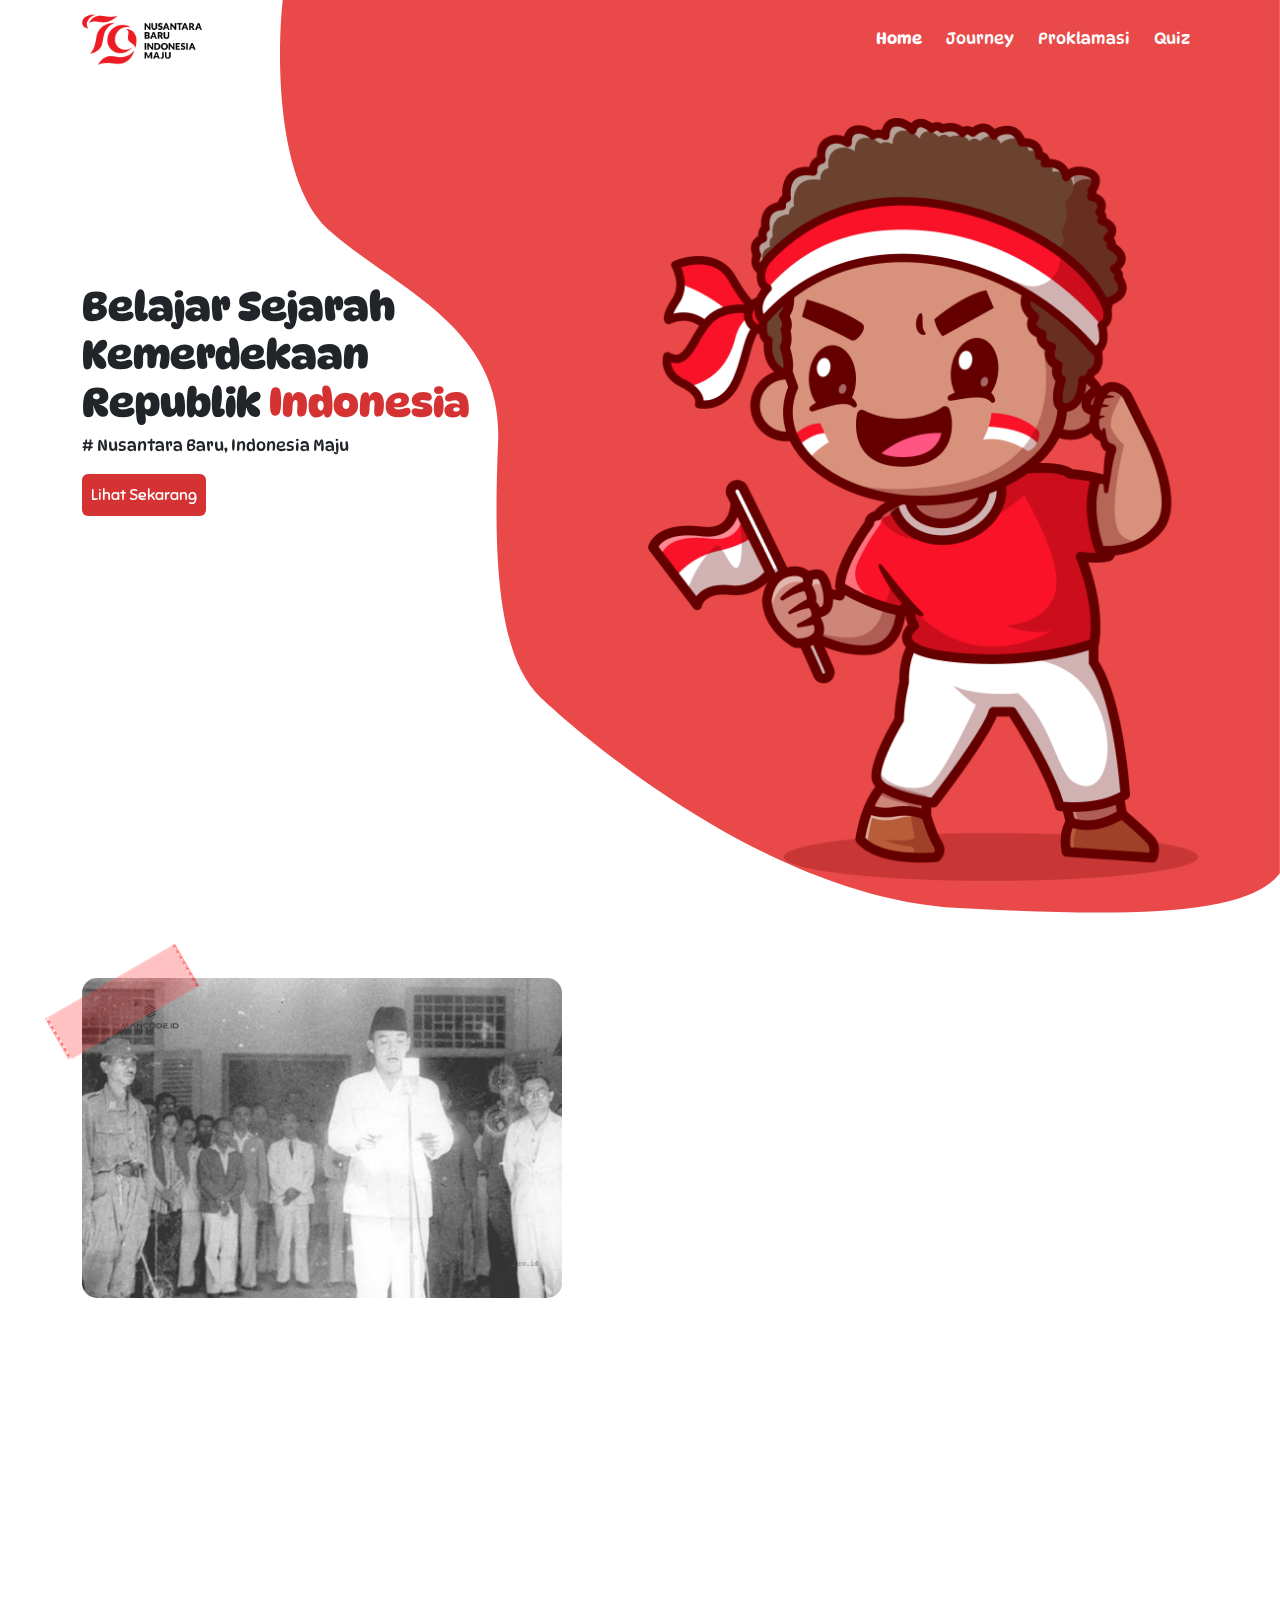
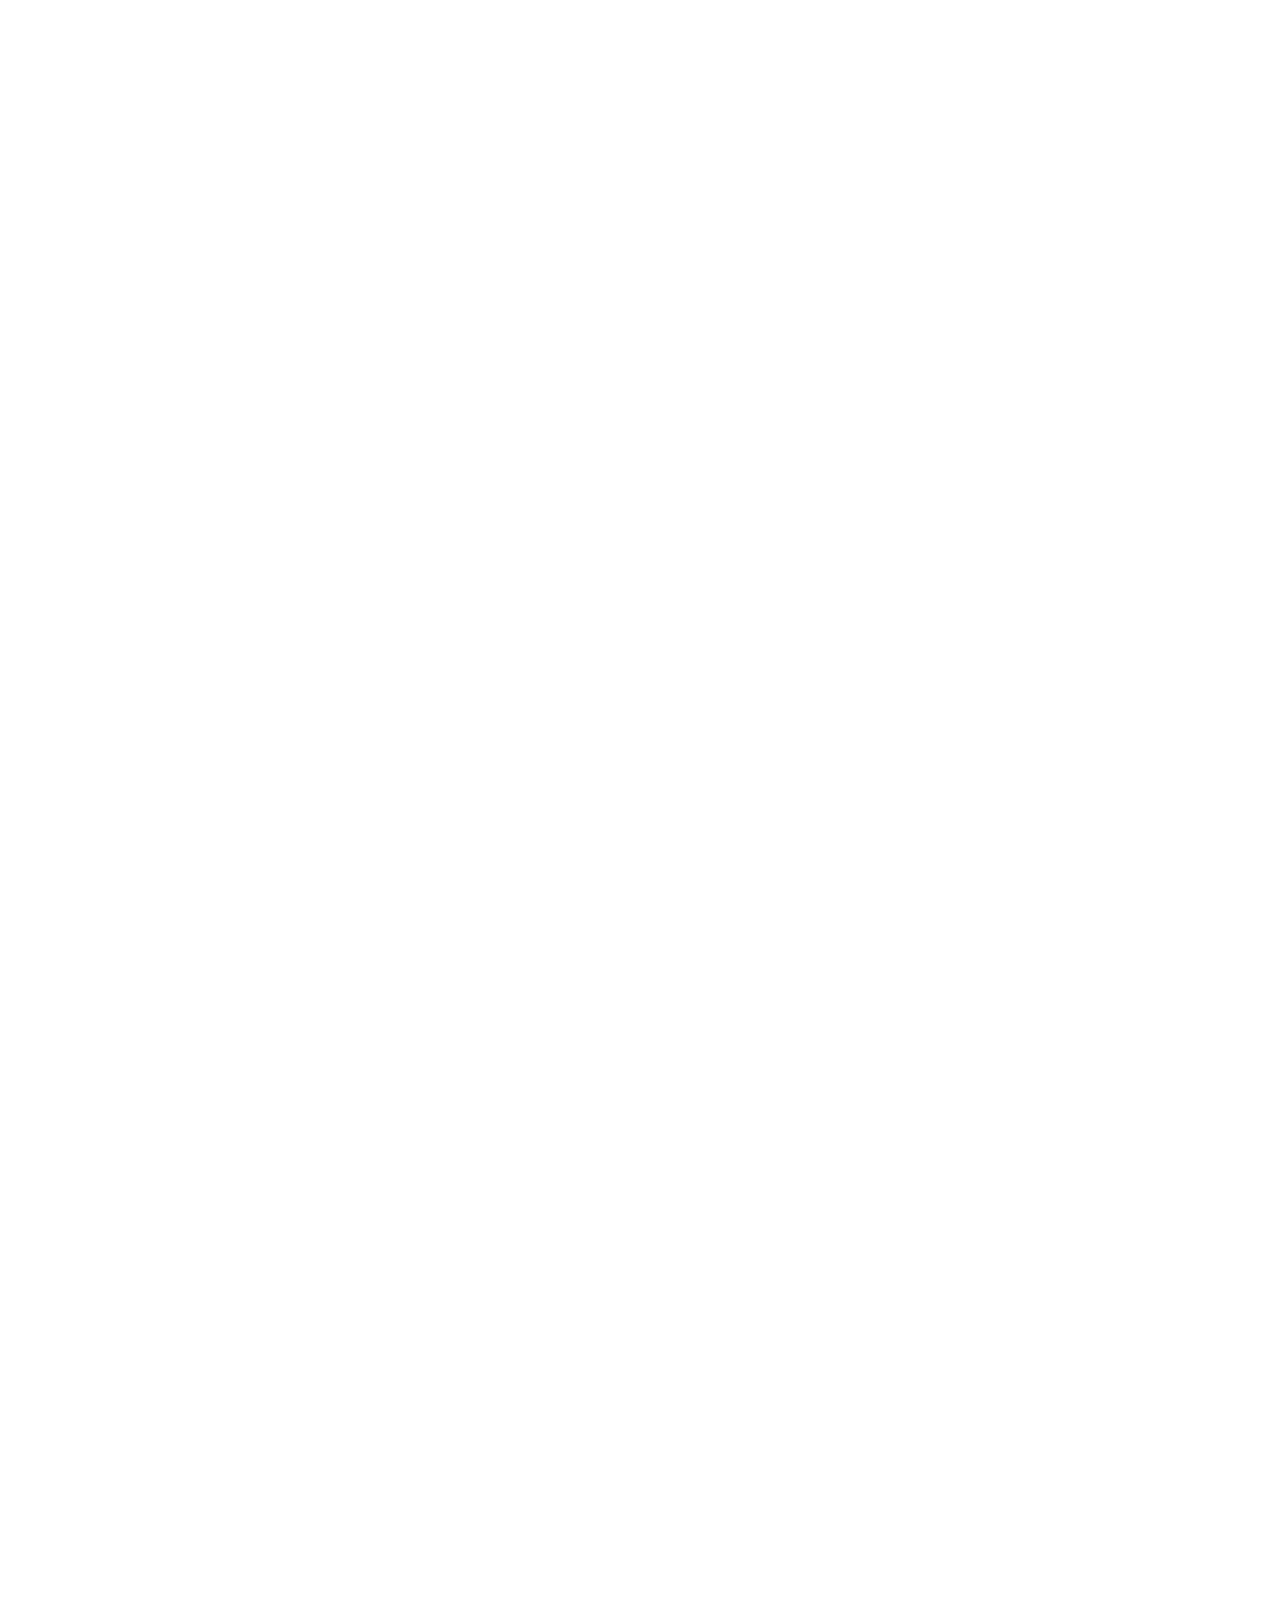
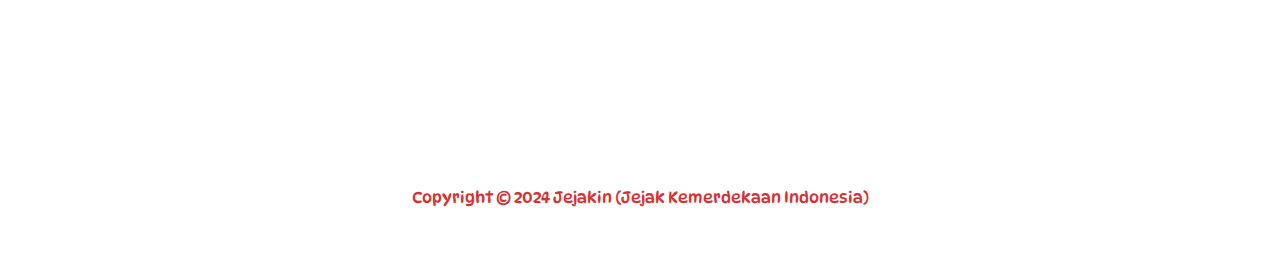
<file: index.html>
<!doctype html>
<html lang="en">

<head>
    <meta charset="utf-8">
    <meta name="viewport" content="width=device-width, initial-scale=1">
    <title>Jejakin</title>

    <link href="https://fonts.googleapis.com/css2?family=DynaPuff&display=swap" rel="stylesheet">
    <link href="https://fonts.googleapis.com/css2?family=Sniglet&display=swap" rel="stylesheet">
    <link rel="stylesheet" href="assets/css/style.css">
    <link href="assets/css/bootstrap.css" rel="stylesheet" crossorigin="anonymous">
    <link href="assets/css/aos.css" rel="stylesheet" crossorigin="anonymous">

    <link rel="shortcut icon" href="assets/images/bendera.png" type="image/x-icon">
</head>

<body>
    <!-- Back to top button -->
    <a id="back-to-top">
        <img src="assets/images/up.svg" alt="" style="margin-top: 13px;">
    </a>
    <div class="position-relative">
        <img src="assets/images/shapes.svg" alt="bg-header" class="img-fluid img-header d-none d-md-block" width="1000">
    </div>
    <!-- ========== Start Navbar ========== -->
    <nav class="navbar-1-1 navbar navbar-expand-lg navbar-light">
        <div class="container">
            <a class="navbar-brand" href="index.html">
                <img src="assets/images/HUT RI 79 - Logo Utama - Warna.png" alt="logo-kemerdekaan" width="120">
            </a>
            <button class="navbar-toggler" type="button" data-bs-toggle="collapse" data-bs-target="#navbarNav"
                aria-controls="navbarNav" aria-expanded="false" aria-label="Toggle navigation">
                <span class="navbar-toggler-icon"></span>
            </button>
            <div class="collapse navbar-collapse" id="navbarNav">
                <ul class="navbar-nav ms-md-auto gap-2">
                    <li class="nav-item">
                        <a class="nav-link active" href="index.html">Home</a>
                    </li>
                    <li class="nav-item">
                        <a class="nav-link" href="journey.html">Journey</a>
                    </li>
                    <li class="nav-item">
                        <a class="nav-link" href="proklamasi.html">Proklamasi</a>
                    </li>
                    <li class="nav-item">
                        <a class="nav-link" href="quiz.html">Quiz</a>
                    </li>

                </ul>
            </div>
        </div>
    </nav>
    <!-- ========== End Navbar ========== -->

    <div class="container h-100 w-100 min-vh-100">
        <div class="row py-4">
            <div class="col-md-5">
                <h1 class="fw-bold  hero-text" data-aos="fade-right" data-aos-delay="100">
                    Belajar Sejarah Kemerdekaan <br> Republik <span class="text-theme">Indonesia</span>
                </h1>
                <p data-aos="fade-right" data-aos-delay="200"># Nusantara Baru, Indonesia Maju</p>
                <a href="journey.html" class="btn btn-color-theme btn-block p-2" data-aos="fade-right"
                    data-aos-delay="300">
                    Lihat Sekarang
                </a>
            </div>
            <div class="col-md-7 mt-3">
                <img src="assets/images/ilusstration/bocil-kemerdekaan.png" alt="" width="550"
                    class="float-lg-end img-fluid" data-aos="fade-left">
            </div>
        </div>
    </div>

    <div class="container">
        <div class="row align-items-center">
            <div class="col-md-6">
                <div class="tape"></div>
                <img src="assets/images/ilusstration/proklamasi.jpg" alt="" width="480"
                    class="img-fluid hoverfade rotatetrans img-soekarno">
            </div>
            <div class="col-md-6 mt-4 mt-lg-0">
                <h2 class="fw-bold" data-aos="fade-right">
                    Proklamasi <br> Kemerdekaan <span class="text-theme">Indonesia</span>
                </h2>
                <p class="text-caption mt-3" data-aos="fade-right" data-aos-delay="200">
                    Momen bersejarah yang diproklamasikan oleh <strong class="text-theme">Ir. Soekarno</strong>,
                    <br>
                    membuka
                    babak baru dalam perjalanan bangsa Indonesia.
                </p>
                <a href="proklamasi.html" class="btn btn-color-theme btn-block p-2" data-aos="fade-right"
                    data-aos-delay="300">
                    Lihat Video
                </a>
            </div>
        </div>
    </div>

    <section class="pahlawan-kemerdekaan">
        <div class="container">
            <h1 class="text-center" data-aos="zoom-in">Pahlawan Kemerdekaan</h1>
            <p class="text-center text-theme" style="font-family: 'Sniglet', cursive;" data-aos="zoom-in">*Arahkan
                cursor ke gambar untuk
                melihat
                detail</p>
            <div class="row mt-5">

                <div class="col-md-4 mt-3 aos-init" data-aos="fade-up" data-aos-delay="100">
                    <div class="card-pahlawan card3">
                        <div class="borders">
                            <h2>Ir. Soekarno</h2>
                            <div class="text-pahlawan">
                                <p class="caption-pahlawan">
                                    Tak hanya dikenal sebagai pahlawan kemerdekaan Indonesia,
                                    Soekarno juga merupakan proklamator sekaligus Presiden RI yang
                                    pertama.
                                </p>
                                <p class="caption-pahlawan">
                                    Pada 1925, ia mendirikan dan menjadi Ketua Algemeene Studie Club (ASC) di Bandung,
                                    yaitu Perhimpoenan Pelajar/Mahasiswa
                                    yang berjiwa nasionalisme.
                                </p>
                                <p class="caption-pahlawan">
                                    Tahun 1927, Soekarno memprakarsai berdirinya Partai Nasional Indonesia (PNI) yang
                                    berani menentang penjajahan Belanda.
                                </p>

                            </div>
                        </div>
                    </div>
                </div>

                <div class="col-md-4 mt-3 aos-init" data-aos="fade-up" data-aos-delay="200">
                    <div class="card-pahlawan card4">
                        <div class="borders">
                            <h2>Mohammad Hatta</h2>
                            <div class="text-pahlawan">
                                <p class="caption-pahlawan">
                                    Mohammad Hatta sudah aktif di dunia politik sejak masih
                                    muda, khususnya di Partai Nasional Indonesia (PNI).
                                </p>
                                <p class="caption-pahlawan">
                                    Karena kegiatan politik tersebut, Hatta ditangkap Belanda dan diasingkan ke Irian
                                    Jaya kemudian dipindahkan ke Banda
                                    Neira.
                                </p>
                                <p class="caption-pahlawan">
                                    Hatta juga menjadi Wakil Ketua PPKI (Panitia Persiapan Kemerdekaan Indonesia).
                                    Ia pernah menimba ilmu di Belanda, tepatnya di Sekolah Tinggi Ekonomi di Totterdam.
                                </p>
                            </div>
                        </div>
                    </div>
                </div>

                <div class="col-md-4 mt-3" data-aos="fade-up" data-aos-delay="300">
                    <div class="card-pahlawan card0">
                        <div class="borders">
                            <h2>Mohammad Yamin</h2>
                            <div class="text-pahlawan">
                                <p class="caption-pahlawan">
                                    Mohammad Yamin memiliki peran penting dalam memperjuangkan
                                    kemerdekaan Indonesia.
                                </p>

                                <p class="caption-pahlawan">
                                    Ia bergabung menjadi salah satu anggota Badan Penyelidik Usaha-usaha Persiapan
                                    Kemerdekaan Indonesia (BPUPKI).
                                </p>

                                <p class="caption-pahlawan">
                                    Yamin turut serta merumuskan isi dasar negara yaitu Pancasila dan Pembukaan
                                    Undang-Undang Dasar 1945.
                                </p>
                            </div>
                        </div>
                    </div>
                </div>
                <div class="col-md-4 mt-3 " data-aos="fade-up" data-aos-delay="400">
                    <div class="card-pahlawan card1">
                        <div class="borders">
                            <h2>Sayuti Malik</h2>
                            <div class="text-pahlawan">
                                <p class="caption-pahlawan">
                                    Sayuti Melik memainkan peran penting dalam kemerdekaan Indonesia sebagai jurnalis
                                    dan aktivis.
                                </p>
                                <p class="caption-pahlawan">
                                    Selain menyebarluaskan ide kemerdekaan melalui publikasi media massa,
                                    ia juga dikenal karena perannya dalam mengetik naskah Proklamasi Kemerdekaan
                                    Indonesia, yang merupakan momen krusial dalam sejarah bangsa. Kontribusinya membantu
                                    memperkuat semangat perjuangan rakyat melawan penjajahan kolonial.
                                </p>
                            </div>
                        </div>
                    </div>
                </div>
                <div class="col-md-4 mt-3 aos-init" data-aos="fade-up" data-aos-delay="600">
                    <div class="card-pahlawan card5">
                        <div class="borders">
                            <h2>Fatmawati</h2>
                            <div class="text-pahlawan">
                                <p class="caption-pahlawan">
                                    Fatmawati berperan penting dalam kemerdekaan Indonesia dengan menjahit bendera merah
                                    putih yang digunakan pada Proklamasi Kemerdekaan 17 Agustus 1945. Selain itu, ia
                                    juga mendukung perjuangan kemerdekaan melalui perannya sebagai ibu negara dan istri
                                    Presiden Sukarno.
                                </p>
                            </div>
                        </div>
                    </div>
                </div>

                <div class="col-md-4 mt-3 aos-init" data-aos="fade-up" data-aos-delay="500">
                    <div class="card-pahlawan card2">
                        <div class="borders">
                            <h2>Jenderal Soedirman</h2>
                            <div class="text-pahlawan">
                                <p class="caption-pahlawan">
                                    dalam meraih kemerdekaan Indonesia Ia memulai karier militernya dengan bergabung
                                    menjadi anggota Pembela Tanah Air
                                    (Peta).
                                </p>
                                <p class="caption-pahlawan">
                                    Salah satu gerilya yang dilakukan Soedirman yaitu saat Belanda melancarkan Agresi
                                    Militer II untuk menduduki Yogyakarta.
                                </p>
                                <p class="caption-pahlawan">
                                    Ketika pemimpin-pemimpin politik berlindung di kraton sultan, Soedirman justru
                                    melakukan perjalanan dan melakukan
                                    perlawanan selama tujuh bulan lamanya.
                                </p>
                            </div>
                        </div>
                    </div>
                </div>
            </div>
        </div>
    </section>

    <section class="proklamasi">
        <div class="container">
            <div class="row mt-5">
                <div class="col-md-6 mt-5">
                    <h1 class="fw-bold mt-5" data-aos="fade-right" data-aos-delay="100">
                        Mari asah pengetahuanmu tentang <span class="text-theme">Indonesia</span>
                    </h1>

                    <a href="quiz.html" class="btn btn-color-theme pr-4 pl-4 pt-2 pb-2 mt-3" data-aos="fade-right"
                        data-aos-delay="200">
                        Main quiz
                    </a>
                </div>
                <div class="col-md-6 mt-5" data-aos="zoom-in">
                    <img src="assets/images/ilusstration/quis-ilus.png" alt="" width="480"
                        class="float-lg-end img-fluid">
                </div>
            </div>
        </div>
    </section>

    <section class="h-100 w-100" style="box-sizing: border-box; margin-top: 100px;">
        <div class="container text-center  text-theme pb-5">
            <p style="margin: 0">Copyright © 2024 Jejakin (Jejak Kemerdekaan Indonesia)</p>
        </div>
    </section>
    <script src="assets/js/bootstrap.js" crossorigin="anonymous"></script>
    <script src="assets/js/script.js"></script>
    <script src="assets/js/aos.js"></script>
    <script>
        AOS.init();
    </script>

    <script async src="https://pagead2.googlesyndication.com/pagead/js/adsbygoogle.js?client=ca-pub-3452110890557995"
        crossorigin="anonymous"></script>
</body>

</html>
</file>
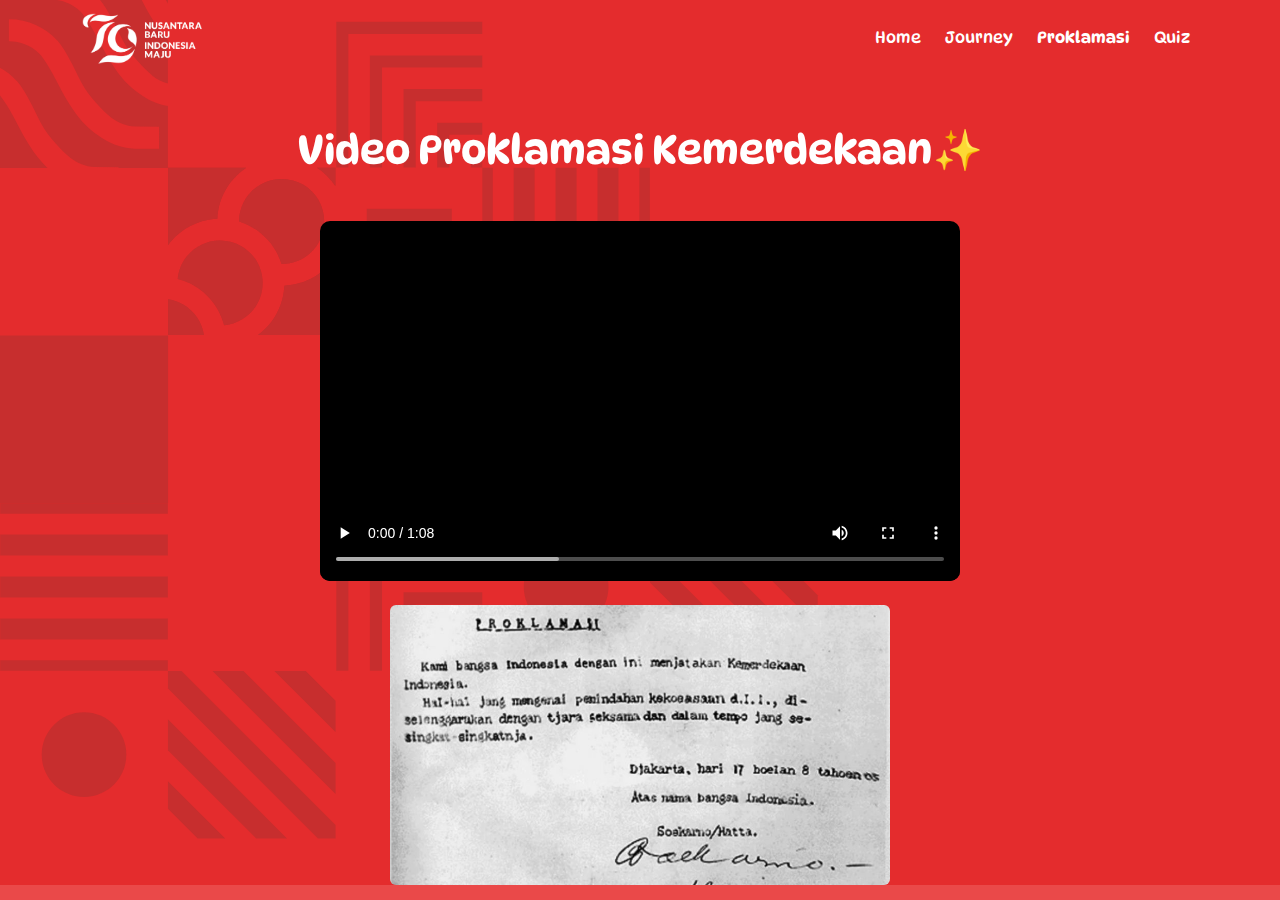
<file: proklamasi.html>
<!DOCTYPE html>
<html lang="en">

<head>
    <meta charset="UTF-8">
    <meta http-equiv="X-UA-Compatible" content="IE=edge">
    <meta name="viewport" content="width=device-width, initial-scale=1.0">
    <link href="https://fonts.googleapis.com/css2?family=DynaPuff&display=swap" rel="stylesheet">
    <link href="https://fonts.googleapis.com/css2?family=Sniglet&display=swap" rel="stylesheet">

    <link href="assets/css/aos.css" rel="stylesheet" crossorigin="anonymous">
    <link rel="stylesheet" href="assets/css/style.css">
    <link href="assets/css/bootstrap.css" rel="stylesheet" crossorigin="anonymous">

    <style>
        body {
            background: url(/assets/images/bg.svg);
            background-size: cover;
            background-repeat: no-repeat;

        }
    </style>

    <link rel="shortcut icon" href="assets/images/bendera.png" type="image/x-icon">

    <title>Proklamasi Kemerdekaan</title>
</head>

<body style="background-color: #ea4949 !important;">

    <nav class="navbar-1-1 navbar navbar-expand-lg navbar-light">
        <div class="container">
            <a class="navbar-brand" href="index.html">
                <img src="assets/images/HUT_RI_79-_Logo_Utama_-_Putih-removebg 1.png" alt="" width="120">
            </a>
            <button class="navbar-toggler" type="button" data-bs-toggle="collapse" data-bs-target="#navbarNav"
                aria-controls="navbarNav" aria-expanded="false" aria-label="Toggle navigation">
                <span class="navbar-toggler-icon"></span>
            </button>
            <div class="collapse navbar-collapse" id="navbarNav">
                <ul class="navbar-nav ms-md-auto gap-2">
                    <li class="nav-item">
                        <a class="nav-link" href="index.html">Home</a>
                    </li>
                    <li class="nav-item">
                        <a class="nav-link" href="journey.html">Journey</a>
                    </li>
                    <li class="nav-item">
                        <a class="nav-link active" href="proklamasi.html">Proklamasi</a>
                    </li>
                    <li class="nav-item">
                        <a class="nav-link" href="quiz.html">Quiz</a>
                    </li>

                </ul>
            </div>
        </div>
    </nav>
    <section>
        <div class="container mt-5 proklamasi-video ">
            <h1 class="text-center" data-aos="zoom-in">Video Proklamasi Kemerdekaan✨</h1>
            <div class="embed-responsive embed-responsive-21by9 mx-auto video-proklamasi mt-5" data-aos="flip-left"
                data-aos-delay="100">
                <video class=" embed-responsive-item" width="400" controls autoplay
                    src="assets/images/videoplayback.mp4" allowfullscreen></video>
            </div>
            <img src="assets/images/ilusstration/text-proklmasi.jpg" alt="" srcset=""
                class="mx-auto d-block mt-4 rounded-2 img-fluid" width="500">
        </div>
    </section>
    <script src="assets/js/aos.js"></script>
    <script>
        AOS.init();
    </script>
    <script src="assets/js/bootstrap.js" crossorigin="anonymous"></script>
</body>

</html>
</file>
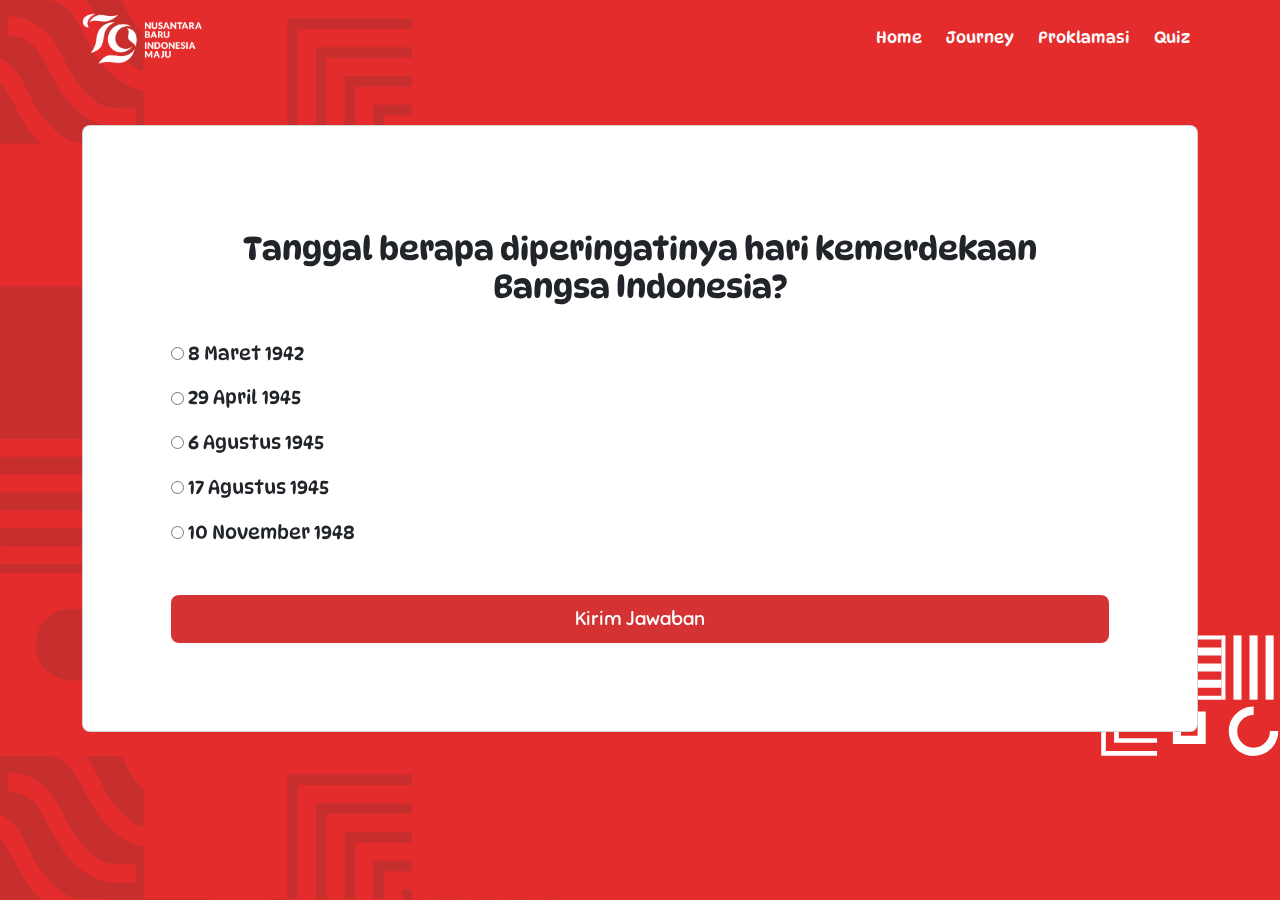
<file: quiz.html>
<!DOCTYPE html>
<html lang="en">

<head>
  <meta charset="UTF-8" />
  <meta http-equiv="X-UA-Compatible" content="IE=edge" />
  <meta name="viewport" content="width=device-width, initial-scale=1.0" />
  <link rel="stylesheet" href="assets/css/style-quiz.css" />
  <link href="https://fonts.googleapis.com/css2?family=DynaPuff&display=swap" rel="stylesheet" />
  <link href="https://fonts.googleapis.com/css2?family=Sniglet&display=swap" rel="stylesheet" />
  <title>Waktunya Kuis!</title>

  <link href="assets/css/bootstrap.css" rel="stylesheet" crossorigin="anonymous" />
  <script defer src="assets/js/script-quiz.js"></script>
  <link href="assets/css/aos.css" rel="stylesheet" crossorigin="anonymous">
  <link rel="shortcut icon" href="assets/images/bendera.png" type="image/x-icon">
</head>


<body>
  <!-- ========== Start Navbar ========== -->
  <nav class="navbar-1-1 navbar navbar-expand-lg navbar-light">
    <div class="container">
      <a class="navbar-brand" href="index.html">
        <img src="assets/images/HUT_RI_79-_Logo_Utama_-_Putih-removebg 1.png" alt="" width="120" />
      </a>
      <button class="navbar-toggler" type="button" data-bs-toggle="collapse" data-bs-target="#navbarNav"
        aria-controls="navbarNav" aria-expanded="false" aria-label="Toggle navigation">
        <span class="navbar-toggler-icon"></span>
      </button>
      <div class="collapse navbar-collapse" id="navbarNav">
        <ul class="navbar-nav ms-md-auto gap-2">
          <li class="nav-item">
            <a class="nav-link" href="index.html">Home</a>
          </li>
          <li class="nav-item">
            <a class="nav-link" href="journey.html">Journey</a>
          </li>
          <li class="nav-item">
            <a class="nav-link" href="proklamasi.html">Proklamasi</a>
          </li>
          <li class="nav-item">
            <a class="nav-link active" href="quiz.html">Quiz</a>
          </li>

        </ul>
      </div>
    </div>
  </nav>
  <!-- ========== End Navbar ========== -->
  <section class="container pb-4">
    <div class="card bg-white rounded-3 mt-5 p-4" data-aos="zoom-in">
      <div class="app">
        <h2 class="question">Pertanyaan</h2>
        <ul class="answer--list">
          <li>
            <input type="radio" name="answer" id="a" class="answer" />
            <label for="a" id="a--answer">Jawaban</label>
          </li>
          <li>
            <input type="radio" name="answer" id="b" class="answer" />
            <label for="b" id="b--answer">Jawaban</label>
          </li>
          <li>
            <input type="radio" name="answer" id="c" class="answer" />
            <label for="c" id="c--answer">Jawaban</label>
          </li>
          <li>
            <input type="radio" name="answer" id="d" class="answer" />
            <label for="d" id="d--answer">Jawaban</label>
          </li>
          <li>
            <input type="radio" name="answer" id="e" class="answer" />
            <label for="e" id="e--answer">Jawaban</label>
          </li>
        </ul>
        <div class="d-grid gap-2 mt-5">
          <button class="btn btn-color-theme btn-lg" type="button">Kirim Jawaban</button>
        </div>
      </div>
      </nav>
      <!-- ========== End Navbar ========== -->

      <script src="assets/js/aos.js"></script>
      <script>
        AOS.init();
      </script>
      <script src="assets/js/bootstrap.js" crossorigin="anonymous"></script>
      <script async src="https://pagead2.googlesyndication.com/pagead/js/adsbygoogle.js?client=ca-pub-3452110890557995"
        crossorigin="anonymous"></script>
</body>

</html>
</file>
<file: assets/css/style.css>
html {
    scroll-behavior: smooth;
}

body {
    font-family: 'DynaPuff', cursive !important;

}

* {
    scrollbar-width: auto;
    scrollbar-color: #ffffff #ffffff;
}


/* Chrome, Edge, and Safari */

*::-webkit-scrollbar {
    width: 10px;
}

*::-webkit-scrollbar-track {
    background: #ffffff;
}

*::-webkit-scrollbar-thumb {
    background-color: #d53333;
    border-radius: 10px;

}

#back-to-top {
    display: inline-block;
    background-color: #d53333;
    width: 50px;
    height: 50px;
    text-align: center;
    border-radius: 4px;
    position: fixed;
    bottom: 30px;
    right: 30px;
    transition: background-color .3s,
        opacity .5s, visibility .5s;
    z-index: 1000;
    display: none;
}


#back-to-top:hover {
    cursor: pointer;
    background-color: #ef3a3a;
}

#back-to-top:active {
    background-color: #ff0000;
}

#back-to-top.show {
    opacity: 1;
    visibility: visible;
}

.content h1 {
    margin-bottom: -10px;
    color: #03a9f4;
    line-height: 1.5;
}

.content h3 {
    font-style: italic;
    color: #96a2a7;
}

.navbar-1-1.navbar-light .navbar-nav .nav-link {
    transition: 0.3s;
    text-align: center;
}

.navbar-1-1.navbar-light .navbar-nav .nav-link:hover {
    color: #EA4949;
}

.row>.col-sm-6 {
    flex: 0 0 auto;
    width: 33%;
}

@media (max-width: 918px) {
    .row>.col-sm-6 {
        flex: 0 0 auto;
        width: 100%;
    }
}

@media (min-width: 767px) {
    .navbar-1-1.navbar-light .navbar-nav .nav-link {
        color: #ffffff;
        transition: 0.3s;
    }

    .navbar-1-1.navbar-light .navbar-nav .nav-link:hover {
        color: #000000;
    }

    .hero-text {
        margin-top: 180px !important;
    }

    .proklamasi {
        margin-top: 100px !important;
    }

    .pahlawan-kemerdekaan {
        margin-top: 200px !important;
    }
}

@media (min-width: 576px) {
    .col-sm-6 {
        flex: 0 0 auto;
        width: 50%;
    }
}

.navbar-1-1.navbar-light .navbar-nav .nav-link.active {
    font-weight: 500;
}


.img-header {
    position: absolute;
    top: 0;
    right: 0px;
    z-index: -1;
}

.btn-color-theme {
    color: white !important;
    background-color: #d53333 !important;
    font-family: 'Sniglet', cursive !important;
    transition: 0.3s;
}

.btn-color-theme:hover {
    color: white !important;
    background-color: #ff0000 !important;
    font-family: 'Sniglet', cursive !important;
    transition: 0.3s;
}

.img-soekarno {
    object-fit: cover;
    border-radius: 15px
}

.img-soekarno:hover {
    transform: scale(1.1);
    transition: 0.3s;

}

.hoverfade {
    opacity: 0.8;
    transition: 0.2s;
}

.hoverfade:hover {
    opacity: 1;
}

.rotatetrans {
    transform: rotate(0deg);
    transition: 0.2s;
}

.rotatetrans:hover {
    transform: rotate(-5deg);
}

.tape {
    z-index: 1;
    background-color: rgba(255, 0, 0, 0.2);
    box-shadow: inset 0 0 1em .5em hsla(0, 0%, 100%, .1);
    height: 3em;
    position: absolute;
    margin-left: -2em;
    transform: rotate(-30deg);
    width: 9em;
    -webkit-filter: drop-shadow(0 1px 1px rgba(255, 0, 0, 0.3));
}

.tape:after,
.tape:before {
    background-size: .4em .4em;
    bottom: 0;
    content: '';
    position: absolute;
    top: 0;
    width: .2em;
}

.tape:after {
    background-image: linear-gradient(45deg, transparent 50%, rgba(255, 0, 0, 0.3) 50%),
        linear-gradient(-45deg, transparent 50%, rgba(255, 0, 0, 0.3) 50%);
    background-position: 0 100%;
    left: -.2em;
}

.tape:before {
    background-image: linear-gradient(135deg, transparent 50%, rgba(255, 0, 0, 0.3) 50%),
        linear-gradient(-135deg, transparent 50%, rgba(255, 0, 0, 0.3) 50%);
    background-position: 100% 100%;
    right: -.2em;
}

.text-caption {
    font-family: 'Sniglet', cursive;
    font-size: 18px;
    line-height: 2.5rem;
    color: #646464;
}

.borders {
    height: 475px;
    width: 95%;
    background: transparent;
    border-radius: 10px;
    transition: 1s;
    position: relative;
}

.borders:hover {
    background-color: rgb(0, 0, 0);
    /* Fallback color */
    background-color: rgba(0, 0, 0, 0.4);
    /* Black w/opacity/see-through */
}

.card-pahlawan {
    height: 500px;
    width: 100%;
    background: #808080;
    border-radius: 10px;
    transition: background 0.8s;
    overflow: hidden;
    background: #000;
    display: flex;
    justify-content: center;
    align-items: center;
    position: relative;
}

.card0 {
    background: url("/assets/images/pahlawan/myamin.jpg") center center no-repeat;
    background-size: 100%;
}

.card0:hover {
    background: url("/assets/images/pahlawan/myamin.jpg") left center no-repeat;
    background-size: 600px;
}

.card0:hover h2 {
    opacity: 1;
}

.card0:hover .caption-pahlawan {
    opacity: 1;
}

.card1 {
    background: url("/assets/images/pahlawan/sayuti.jpg") center center no-repeat;
    background-size: 100%;
}

.card1:hover {
    background: url("/assets/images/pahlawan/sayuti.jpg") left center no-repeat;
    background-size: 600px;
}

.card1:hover h2 {
    opacity: 1;
}

.card1:hover .caption-pahlawan {
    opacity: 1;
}

.card2 {
    background: url("/assets/images/pahlawan/syahrir.jpg") center center no-repeat;
    background-size: 100%;
}

.card2:hover {
    background: url("/assets/images/pahlawan/syahrir.jpg") left center no-repeat;
    background-size: 600px;
}

.card2:hover h2 {
    opacity: 1;
}

.card2:hover .caption-pahlawan {
    opacity: 1;
}

.card3 {
    background: url("/assets/images/pahlawan/soekarno.jpg") center center no-repeat;
    background-size: 100%;
}

.card3:hover {
    background: url("/assets/images/pahlawan/soekarno.jpg") left center no-repeat;
    background-size: 600px;
}

.card3:hover h2 {
    opacity: 1;
}

.card3:hover .caption-pahlawan {
    opacity: 1;
}

.card4 {
    background: url("/assets/images/pahlawan/hatta.jpg") center center no-repeat;
    background-size: 100%;
}

.card4:hover {
    background: url("/assets/images/pahlawan/hatta.jpg") left center no-repeat;
    background-size: 600px;
}

.card4:hover h2 {
    opacity: 1;
}

.card4:hover .caption-pahlawan {
    opacity: 1;
}

.card5 {
    background: url("/assets/images/pahlawan/fatmawati.jpeg") center center no-repeat;
    background-size: 100%;
}

.card5:hover {
    background: url("/assets/images/pahlawan/fatmawati.jpeg") left center no-repeat;
    background-size: 600px;
}

.card5:hover h2 {
    opacity: 1;
}

.card5:hover .caption-pahlawan {
    opacity: 1;
}

.card-pahlawan h2 {
    color: #fff;
    margin: 20px;
    opacity: 0;
    transition: opacity 1s;
    font-family: 'Sniglet', cursive;
}

.card-pahlawan p {
    font-family: 'Sniglet', cursive;
    opacity: 0;
}

.bg-theme {
    background-color: #f80e0e;
}

.text-pahlawan {
    position: absolute;
    margin: 20px;
    color: #fff;
    height: 130px;
    display: flex;
    flex-direction: column;
    align-items: center;
    justify-content: space-around;
}

.caption-pahlawan {
    opacity: 0;
    transition: opacity 1s;
}


.proklamasi {
    margin-top: 50px;
}

.pahlawan-kemerdekaan {
    margin-top: 80px;
}


.embed-responsive-item {
    width: 800px;
    justify-content: center;
    align-items: center;
    margin: auto;
    display: block;
    width: auto;
}

.proklamasi-video>h1 {
    color: white;
}

video {
    max-width: 100%;
    height: auto;
    left: 0;
    top: 0;
    border-radius: 10px;
}

.video-proklamasi {
    border-radius: 5px;
    overflow: hidden;
    position: relative;

}

.text-prok {
    font-family: 'Sniglet', cursive;
}

.card-body>h1 {
    color: #000;
}

.card-body>p {
    color: #000;
}

.card-text-caption {
    font-family: 'Sniglet', cursive;
}

body .start-quiz__ {
    padding-top: 145px;
    padding-bottom: 145px;
}

body .start-quiz__ p {
    font-family: 'Sniglet', cursive;
}

@media screen and (max-width: 768px) {
    body .start-quiz__ {
        padding-top: 80px;
        padding-bottom: 80px;
    }
}

.text-theme {
    color: #D53333;
}
</file>
<file: assets/css/style-quiz.css>
* {
  box-sizing: border-box;
}

body {
  background: url(/assets/images/bg.svg);
  font-family: "DynaPuff", cursive !important;
  background-size: cover;
}


@media screen and (min-width: 767px) {
  .app {
    padding: 4rem;
  }
}


.navbar-1-1.navbar-light .navbar-nav .nav-link {
  color: #ffffff;
  transition: 0.3s;
  text-align: center;
}

.navbar-1-1.navbar-light .navbar-nav .nav-link:hover {
  color: #000000;
}

.hero-text {
  margin-top: 180px !important;
}

.question {
  padding: 1rem;
  text-align: center;
  margin: 0;
}

.answer--list {
  list-style-type: none;
  padding: 0;
}

.answer--list li {
  font-size: 1.2rem;
  margin: 1rem 0;
}

.answer--list li label {
  cursor: pointer;
}

.btn-color-theme {
  color: white !important;
  background-color: #d53333 !important;
  font-family: 'Sniglet', cursive !important;
  transition: 0.3s;
}

.btn-color-theme:hover {
  color: white !important;
  background-color: #ff0000 !important;
  font-family: 'Sniglet', cursive !important;
  transition: 0.3s;
}
</file>
